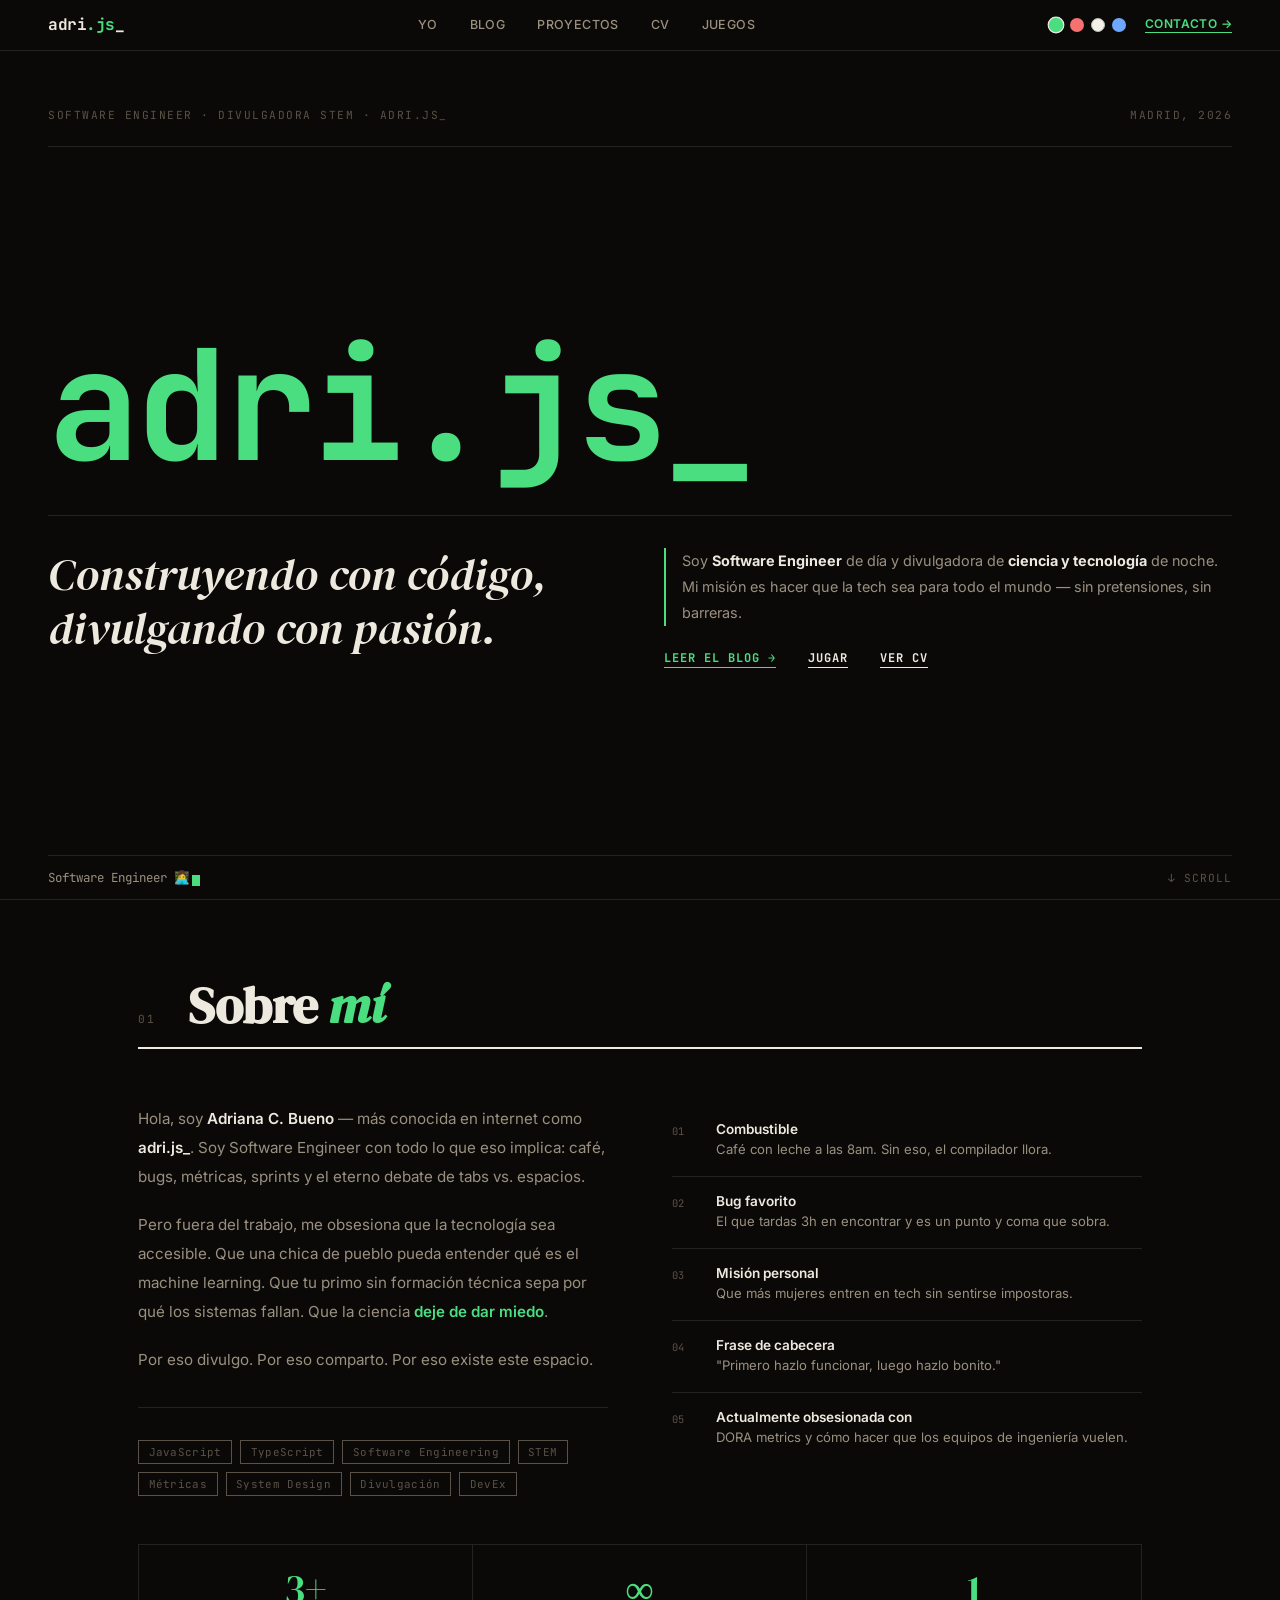
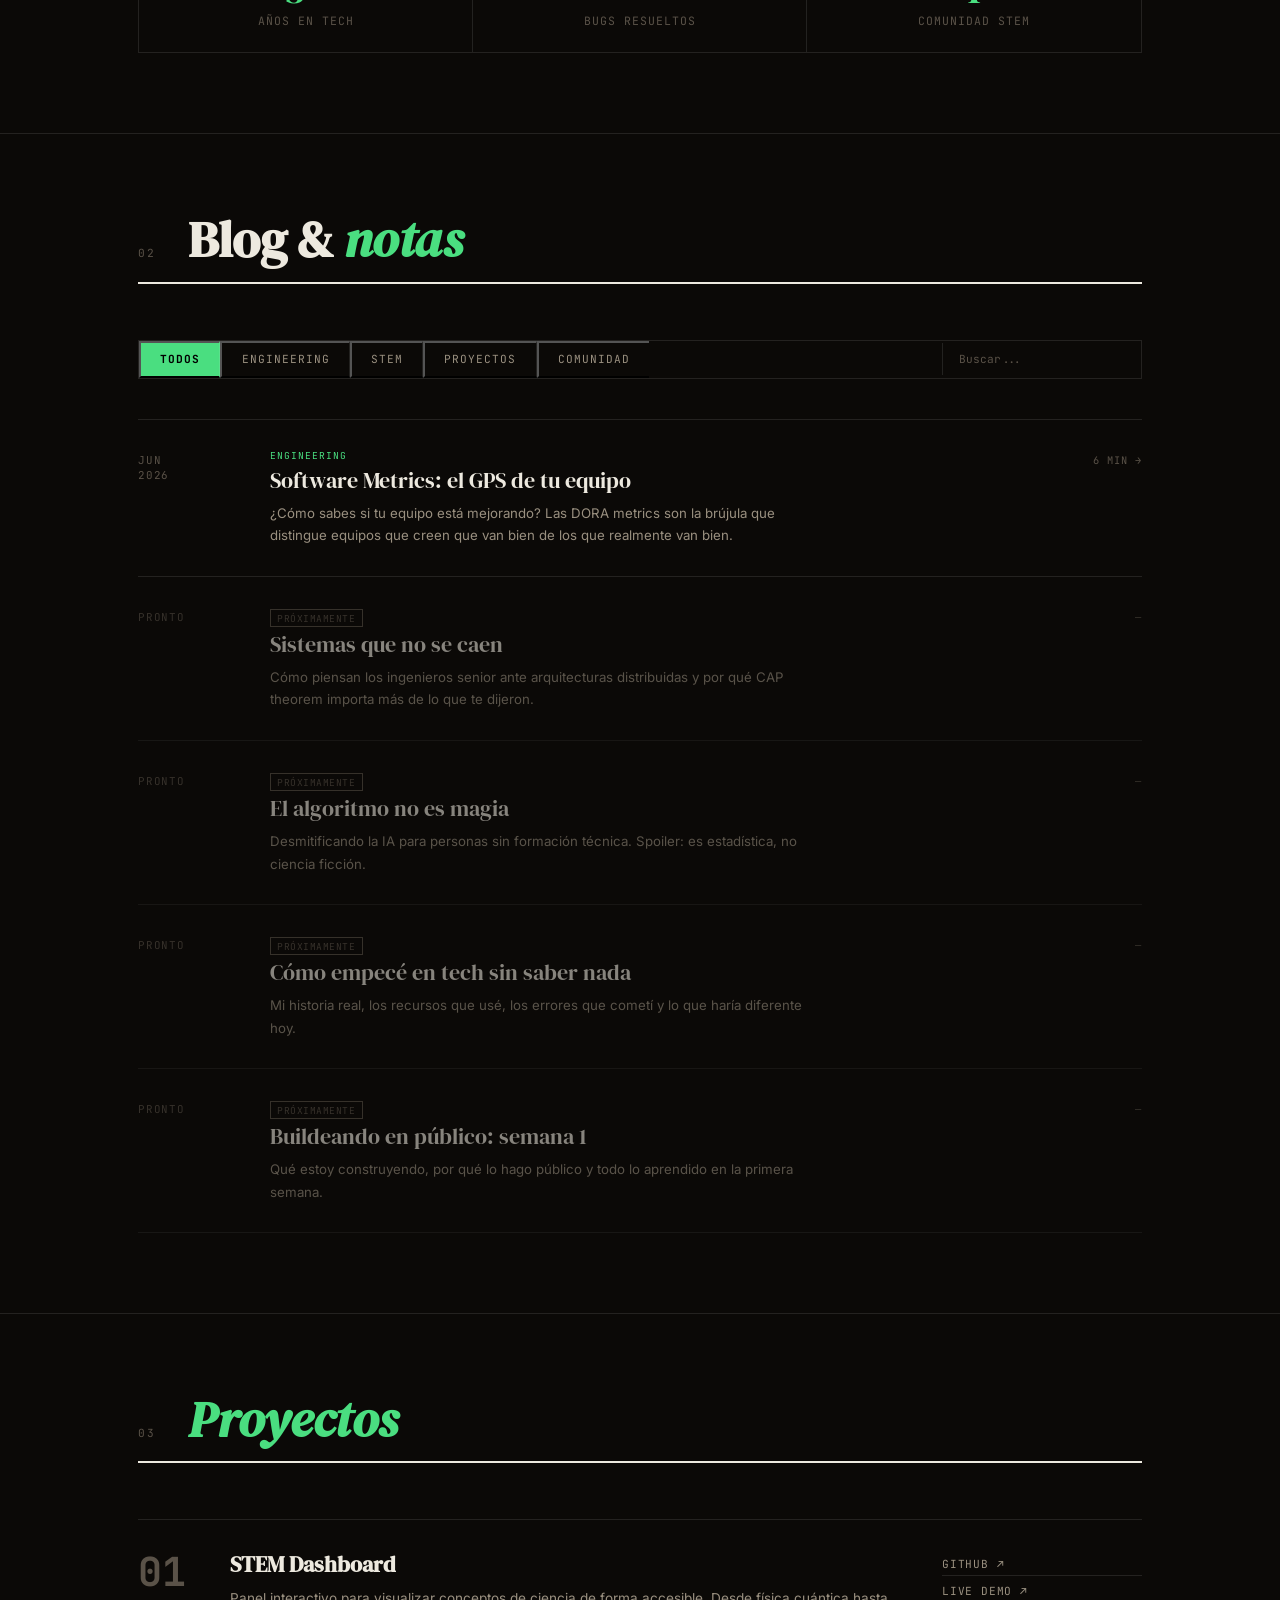
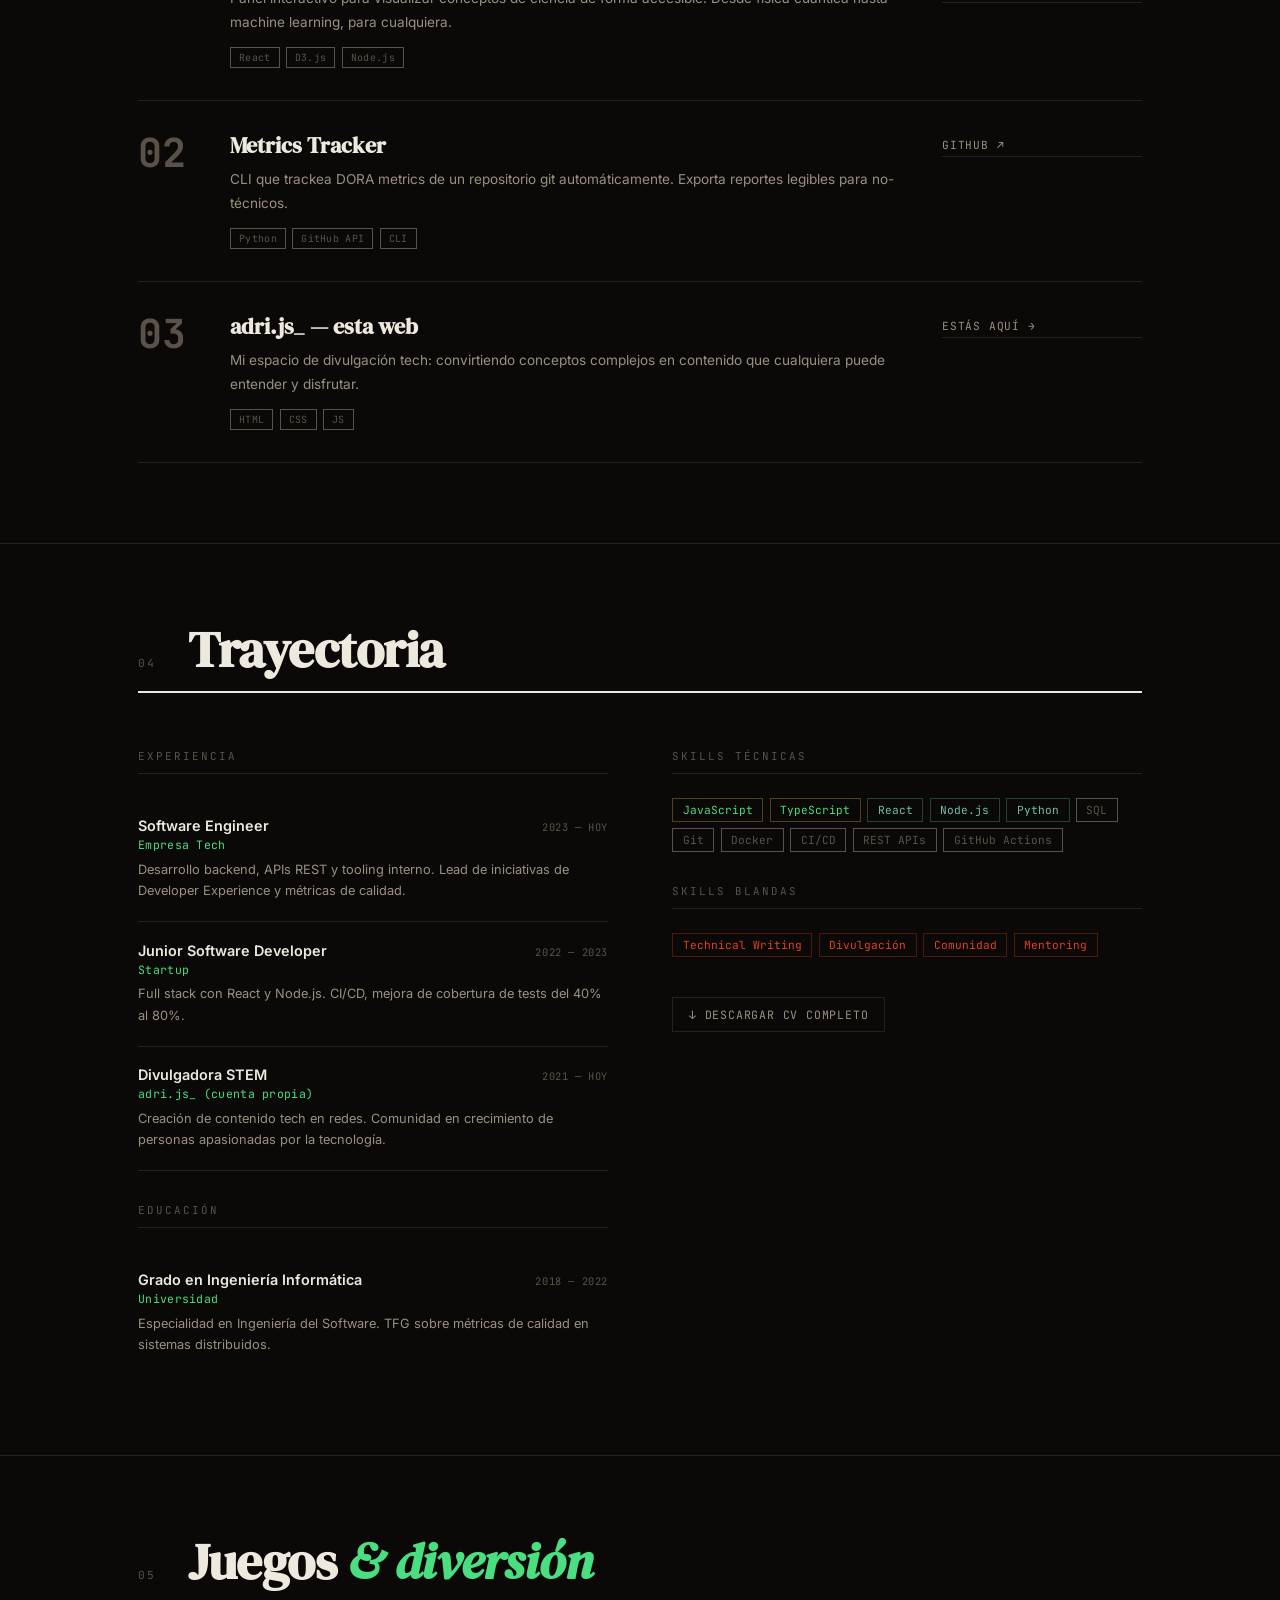
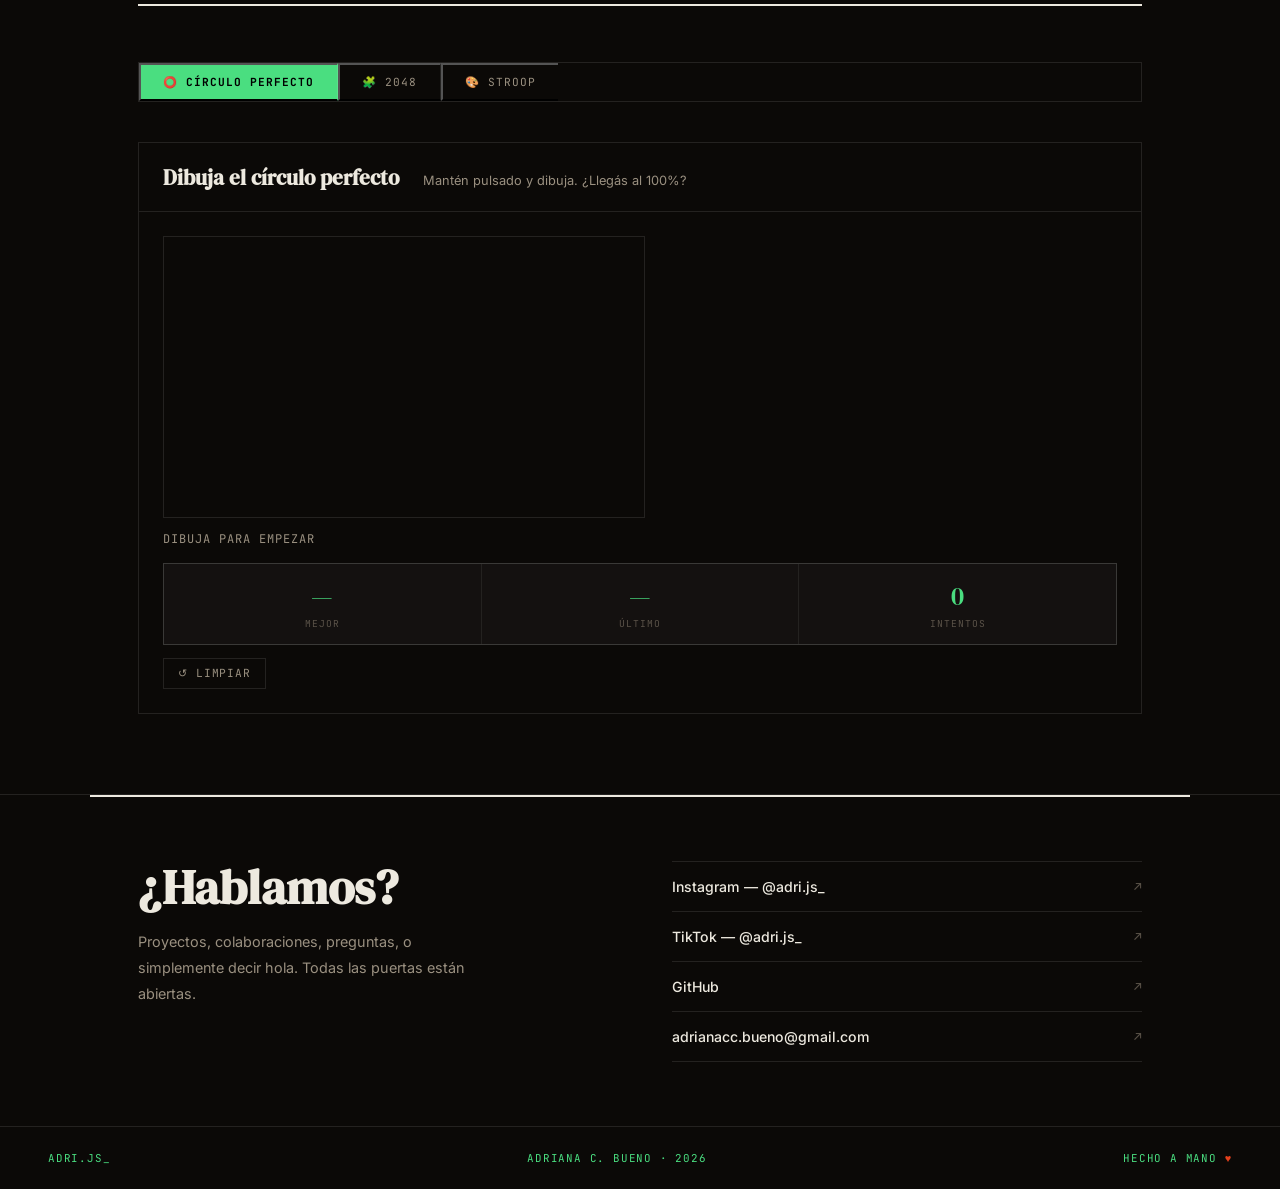
<file: index.html>
<!DOCTYPE html>
<html lang="es">
<head>
<meta charset="UTF-8"/>
<meta name="viewport" content="width=device-width, initial-scale=1.0"/>
<title>adri.js_</title>
<link rel="preconnect" href="https://fonts.googleapis.com"/>
<link href="https://fonts.googleapis.com/css2?family=DM+Serif+Display:ital@0;1&family=Inter:wght@400;500;600&family=JetBrains+Mono:wght@400;500;700&display=swap" rel="stylesheet"/>
<link rel="stylesheet" href="css/style.css"/>
</head>
<body>

<!-- ══ NAV ══ -->
<nav>
  <div class="logo">adri<em>.js</em>_</div>
  <div class="nav-mid">
    <a href="#about">Yo</a>
    <a href="#blog">Blog</a>
    <a href="#projects">Proyectos</a>
    <a href="#cv">CV</a>
    <a href="#games">Juegos</a>
  </div>
  <div class="nav-right">
    <div class="tdots">
      <button class="td on" id="td-dark"  style="background:#4ade80"                           onclick="T('','td-dark')"        title="Verde (default)"></button>
      <button class="td"    id="td-rosso" style="background:#f87171"                           onclick="T('rosso','td-rosso')"  title="Rojo suave"></button>
      <button class="td"    id="td-paper" style="background:#f5f1e8;border:1.5px solid #bbb"   onclick="T('paper','td-paper')"  title="Papel claro"></button>
      <button class="td"    id="td-night" style="background:#6ea8fe"                           onclick="T('night','td-night')"  title="Noche azul"></button>
    </div>
    <a href="#contact" class="nav-cta">Contacto →</a>
  </div>
</nav>

<!-- ══ HERO ══ -->
<section id="hero">
  <div class="hero-top">
    <div class="hero-meta">
      <span>Software Engineer · Divulgadora STEM · adri.js_</span>
      <span>Madrid, 2026</span>
    </div>
    <div class="hero-center">
      <div class="hero-handle">adri.js_</div>
      <div class="hero-desc">
        <div class="hero-tagline">Construyendo con código,<br/><em>divulgando con pasión.</em></div>
        <div class="hero-right">
          <div class="hero-bio">
            Soy <strong>Software Engineer</strong> de día y divulgadora de <strong>ciencia y tecnología</strong> de noche. Mi misión es hacer que la tech sea para todo el mundo — sin pretensiones, sin barreras.
          </div>
          <div class="hero-ctas">
            <a href="#blog" class="hcta accent">Leer el blog →</a>
            <a href="#games" class="hcta">Jugar</a>
            <a href="#cv" class="hcta">Ver CV</a>
          </div>
        </div>
      </div>
    </div>
    <div class="hero-bottom">
      <div id="typed-line"><span id="tt"></span><span class="cur"></span></div>
      <div class="scroll-hint">↓ Scroll</div>
    </div>
  </div>
</section>

<!-- ══ ABOUT ══ -->
<div class="sec" id="about">
  <div class="sec-head rv">
    <span class="sec-num">01</span>
    <h2 class="sec-title">Sobre <em>mí</em></h2>
  </div>
  <div class="about-grid rv">
    <div class="about-body">
      <p>Hola, soy <strong>Adriana C. Bueno</strong> — más conocida en internet como <strong>adri.js_</strong>. Soy Software Engineer con todo lo que eso implica: café, bugs, métricas, sprints y el eterno debate de tabs vs. espacios.</p>
      <p>Pero fuera del trabajo, me obsesiona que la tecnología sea accesible. Que una chica de pueblo pueda entender qué es el machine learning. Que tu primo sin formación técnica sepa por qué los sistemas fallan. Que la ciencia <span class="y">deje de dar miedo</span>.</p>
      <p>Por eso divulgo. Por eso comparto. Por eso existe este espacio.</p>
      <div class="tag-row">
        <span class="tag">JavaScript</span>
        <span class="tag">TypeScript</span>
        <span class="tag">Software Engineering</span>
        <span class="tag">STEM</span>
        <span class="tag">Métricas</span>
        <span class="tag">System Design</span>
        <span class="tag">Divulgación</span>
        <span class="tag">DevEx</span>
      </div>
    </div>
    <div>
      <div class="fact-list">
        <div class="fact">
          <span class="fact-n">01</span>
          <div><div class="fact-t">Combustible</div><div class="fact-d">Café con leche a las 8am. Sin eso, el compilador llora.</div></div>
        </div>
        <div class="fact">
          <span class="fact-n">02</span>
          <div><div class="fact-t">Bug favorito</div><div class="fact-d">El que tardas 3h en encontrar y es un punto y coma que sobra.</div></div>
        </div>
        <div class="fact">
          <span class="fact-n">03</span>
          <div><div class="fact-t">Misión personal</div><div class="fact-d">Que más mujeres entren en tech sin sentirse impostoras.</div></div>
        </div>
        <div class="fact">
          <span class="fact-n">04</span>
          <div><div class="fact-t">Frase de cabecera</div><div class="fact-d">"Primero hazlo funcionar, luego hazlo bonito."</div></div>
        </div>
        <div class="fact">
          <span class="fact-n">05</span>
          <div><div class="fact-t">Actualmente obsesionada con</div><div class="fact-d">DORA metrics y cómo hacer que los equipos de ingeniería vuelen.</div></div>
        </div>
      </div>
    </div>
  </div>
  <div class="stat-strip rv">
    <div class="st"><div class="st-n">3+</div><div class="st-l">años en tech</div></div>
    <div class="st"><div class="st-n">∞</div><div class="st-l">bugs resueltos</div></div>
    <div class="st"><div class="st-n">1</div><div class="st-l">comunidad STEM</div></div>
  </div>
</div>

<div class="full-line"></div>

<!-- ══ BLOG ══ -->
<div class="sec" id="blog">
  <div class="sec-head rv">
    <span class="sec-num">02</span>
    <h2 class="sec-title">Blog & <em>notas</em></h2>
  </div>
  <div class="blog-controls rv">
    <button class="bf on" data-f="all"          onclick="fB(this,'all')">Todos</button>
    <button class="bf"    data-f="engineering"   onclick="fB(this,'engineering')">Engineering</button>
    <button class="bf"    data-f="stem"          onclick="fB(this,'stem')">STEM</button>
    <button class="bf"    data-f="proyectos"     onclick="fB(this,'proyectos')">Proyectos</button>
    <button class="bf"    data-f="comunidad"     onclick="fB(this,'comunidad')">Comunidad</button>
    <input class="bs" type="text" placeholder="Buscar..." oninput="sB(this.value)"/>
  </div>
  <!-- Los posts se renderizan desde data/posts.js -->
  <div class="post-list" id="pl"></div>
</div>

<div class="full-line"></div>

<!-- ══ PROJECTS ══ -->
<div class="sec" id="projects">
  <div class="sec-head rv">
    <span class="sec-num">03</span>
    <h2 class="sec-title"><em>Proyectos</em></h2>
  </div>
  <div class="proj-list">
    <div class="proj rv">
      <div class="proj-n">01</div>
      <div>
        <h3>STEM Dashboard</h3>
        <p>Panel interactivo para visualizar conceptos de ciencia de forma accesible. Desde física cuántica hasta machine learning, para cualquiera.</p>
        <div class="proj-tags"><span class="ptag">React</span><span class="ptag">D3.js</span><span class="ptag">Node.js</span></div>
      </div>
      <div class="proj-links"><a href="#" class="plink">GitHub ↗</a><a href="#" class="plink">Live demo ↗</a></div>
    </div>
    <div class="proj rv">
      <div class="proj-n">02</div>
      <div>
        <h3>Metrics Tracker</h3>
        <p>CLI que trackea DORA metrics de un repositorio git automáticamente. Exporta reportes legibles para no-técnicos.</p>
        <div class="proj-tags"><span class="ptag">Python</span><span class="ptag">GitHub API</span><span class="ptag">CLI</span></div>
      </div>
      <div class="proj-links"><a href="#" class="plink">GitHub ↗</a></div>
    </div>
    <div class="proj rv">
      <div class="proj-n">03</div>
      <div>
        <h3>adri.js_ — esta web</h3>
        <p>Mi espacio de divulgación tech: convirtiendo conceptos complejos en contenido que cualquiera puede entender y disfrutar.</p>
        <div class="proj-tags"><span class="ptag">HTML</span><span class="ptag">CSS</span><span class="ptag">JS</span></div>
      </div>
      <div class="proj-links"><a href="#" class="plink">Estás aquí →</a></div>
    </div>
  </div>
</div>

<div class="full-line"></div>

<!-- ══ CV ══ -->
<div class="sec" id="cv">
  <div class="sec-head rv">
    <span class="sec-num">04</span>
    <h2 class="sec-title">Trayectoria</h2>
  </div>
  <div class="cv-cols rv">
    <div>
      <div class="cv-col-h">Experiencia</div>
      <div class="xp">
        <div class="xp-top"><span class="xp-role">Software Engineer</span><span class="xp-date">2023 — hoy</span></div>
        <div class="xp-co">Empresa Tech</div>
        <div class="xp-desc">Desarrollo backend, APIs REST y tooling interno. Lead de iniciativas de Developer Experience y métricas de calidad.</div>
      </div>
      <div class="xp">
        <div class="xp-top"><span class="xp-role">Junior Software Developer</span><span class="xp-date">2022 — 2023</span></div>
        <div class="xp-co">Startup</div>
        <div class="xp-desc">Full stack con React y Node.js. CI/CD, mejora de cobertura de tests del 40% al 80%.</div>
      </div>
      <div class="xp">
        <div class="xp-top"><span class="xp-role">Divulgadora STEM</span><span class="xp-date">2021 — hoy</span></div>
        <div class="xp-co">adri.js_ (cuenta propia)</div>
        <div class="xp-desc">Creación de contenido tech en redes. Comunidad en crecimiento de personas apasionadas por la tecnología.</div>
      </div>
      <div class="cv-col-h" style="margin-top:2rem">Educación</div>
      <div class="xp">
        <div class="xp-top"><span class="xp-role">Grado en Ingeniería Informática</span><span class="xp-date">2018 — 2022</span></div>
        <div class="xp-co">Universidad</div>
        <div class="xp-desc">Especialidad en Ingeniería del Software. TFG sobre métricas de calidad en sistemas distribuidos.</div>
      </div>
    </div>
    <div>
      <div class="cv-col-h">Skills técnicas</div>
      <div class="sk-grid" style="margin-bottom:2rem">
        <span class="sk y">JavaScript</span><span class="sk y">TypeScript</span>
        <span class="sk c">React</span><span class="sk c">Node.js</span>
        <span class="sk c">Python</span><span class="sk">SQL</span>
        <span class="sk">Git</span><span class="sk">Docker</span><span class="sk">CI/CD</span>
        <span class="sk">REST APIs</span><span class="sk">GitHub Actions</span>
      </div>
      <div class="cv-col-h">Skills blandas</div>
      <div class="sk-grid">
        <span class="sk r">Technical Writing</span>
        <span class="sk r">Divulgación</span>
        <span class="sk r">Comunidad</span>
        <span class="sk r">Mentoring</span>
      </div>
      <a href="#" class="cv-dl" style="margin-top:2.5rem">↓ Descargar CV completo</a>
    </div>
  </div>
</div>

<div class="full-line"></div>

<!-- ══ GAMES ══ -->
<div class="sec" id="games">
  <div class="sec-head rv">
    <span class="sec-num">05</span>
    <h2 class="sec-title">Juegos <em>&amp; diversión</em></h2>
  </div>
  <div class="game-tabs rv">
    <button class="gt on" onclick="gSwitch(this,'circle')">⭕ Círculo perfecto</button>
    <button class="gt"    onclick="gSwitch(this,'g2048')">🧩 2048</button>
    <button class="gt"    onclick="gSwitch(this,'stroop')">🎨 Stroop</button>
  </div>

  <!-- Circle -->
  <div class="gp on" id="panel-circle">
    <div class="game-frame">
      <div class="game-header">
        <h3>Dibuja el círculo perfecto</h3>
        <p>Mantén pulsado y dibuja. ¿Llegás al 100%?</p>
      </div>
      <div class="game-body">
        <canvas id="cc" width="480" height="280"></canvas>
        <div id="cr-result"></div>
        <div id="cr-msg">Dibuja para empezar</div>
        <div class="cr-stats">
          <div class="cs"><div class="v" id="cr-best">—</div><div class="l">Mejor</div></div>
          <div class="cs"><div class="v" id="cr-last">—</div><div class="l">Último</div></div>
          <div class="cs"><div class="v" id="cr-tries">0</div><div class="l">Intentos</div></div>
        </div>
        <button class="xbtn" style="margin-top:.8rem" onclick="clearCircle()">↺ Limpiar</button>
      </div>
    </div>
  </div>

  <!-- 2048 -->
  <div class="gp" id="panel-g2048">
    <div class="game-frame">
      <div class="game-header">
        <h3>2048</h3>
        <p>Combina fichas para llegar a 2048. Flechas o swipe.</p>
      </div>
      <div class="game-body">
        <div class="g20-head">
          <div style="display:flex;gap:.5rem">
            <div class="sc-box"><div class="sv" id="s20">0</div><div class="sl">Puntos</div></div>
            <div class="sc-box"><div class="sv" id="b20s">0</div><div class="sl">Mejor</div></div>
          </div>
          <button class="xbtn" onclick="init20()">↺ Nueva partida</button>
        </div>
        <div id="b20"></div>
        <div id="g20msg"></div>
        <div class="g20hint">← → ↑ ↓  /  swipe en móvil</div>
      </div>
    </div>
  </div>

  <!-- Stroop -->
  <div class="gp" id="panel-stroop">
    <div class="game-frame">
      <div class="game-header">
        <h3>El Efecto Stroop</h3>
        <p>Haz clic en el color de la <em>tinta</em>, no de la palabra. 30 segundos.</p>
      </div>
      <div class="game-body">
        <div id="s-start" class="s-start">
          <p>Verás una palabra de color escrita en otro color.<br/><strong>Tu misión:</strong> identificar el color de la tinta, no lo que dice la palabra.</p>
          <p>Es más difícil de lo que parece. Tu cerebro quiere leer, no ver.</p>
          <button class="xbtn filled" onclick="startStroop()">▶ Empezar</button>
        </div>
        <div id="s-game" style="display:none">
          <div id="stroop-wrap">
            <div class="stimer-track"><div class="stimer-bar" id="sbar"></div></div>
            <div id="sword"></div>
            <div id="sprompt">¿De qué color es la tinta?</div>
            <div class="sopts" id="sopts"></div>
            <div id="sscore"></div>
          </div>
        </div>
        <div id="s-final" class="s-final" style="display:none">
          <span class="sfnum" id="sfnum"></span>
          <p id="sfmsg"></p>
          <button class="xbtn filled" onclick="startStroop()">↺ Jugar de nuevo</button>
        </div>
      </div>
    </div>
  </div>
</div>

<div class="full-line"></div>

<!-- ══ CONTACT ══ -->
<div id="contact">
  <div class="contact-grid">
    <div class="contact-left">
      <h2>¿Hablamos?</h2>
      <p>Proyectos, colaboraciones, preguntas, o simplemente decir hola. Todas las puertas están abiertas.</p>
    </div>
    <div class="soc-list">
      <a href="https://instagram.com/adri.js_" target="_blank" class="soc">
        <span>Instagram — @adri.js_</span><span class="soc-arr">↗</span>
      </a>
      <a href="https://tiktok.com/@adri.js_" target="_blank" class="soc">
        <span>TikTok — @adri.js_</span><span class="soc-arr">↗</span>
      </a>
      <a href="https://github.com/" target="_blank" class="soc">
        <span>GitHub</span><span class="soc-arr">↗</span>
      </a>
      <a href="mailto:adrianacc.bueno@gmail.com" class="soc">
        <span>adrianacc.bueno@gmail.com</span><span class="soc-arr">↗</span>
      </a>
    </div>
  </div>
</div>

<footer>
  <span>adri.js_</span>
  <span>Adriana C. Bueno · 2026</span>
  <span>Hecho a mano <span style="color:var(--red)">♥</span></span>
</footer>

<!-- Scripts: primero los datos, luego la lógica -->
<script src="data/posts.js"></script>
<script src="js/main.js"></script>
</body>
</html>
</file>
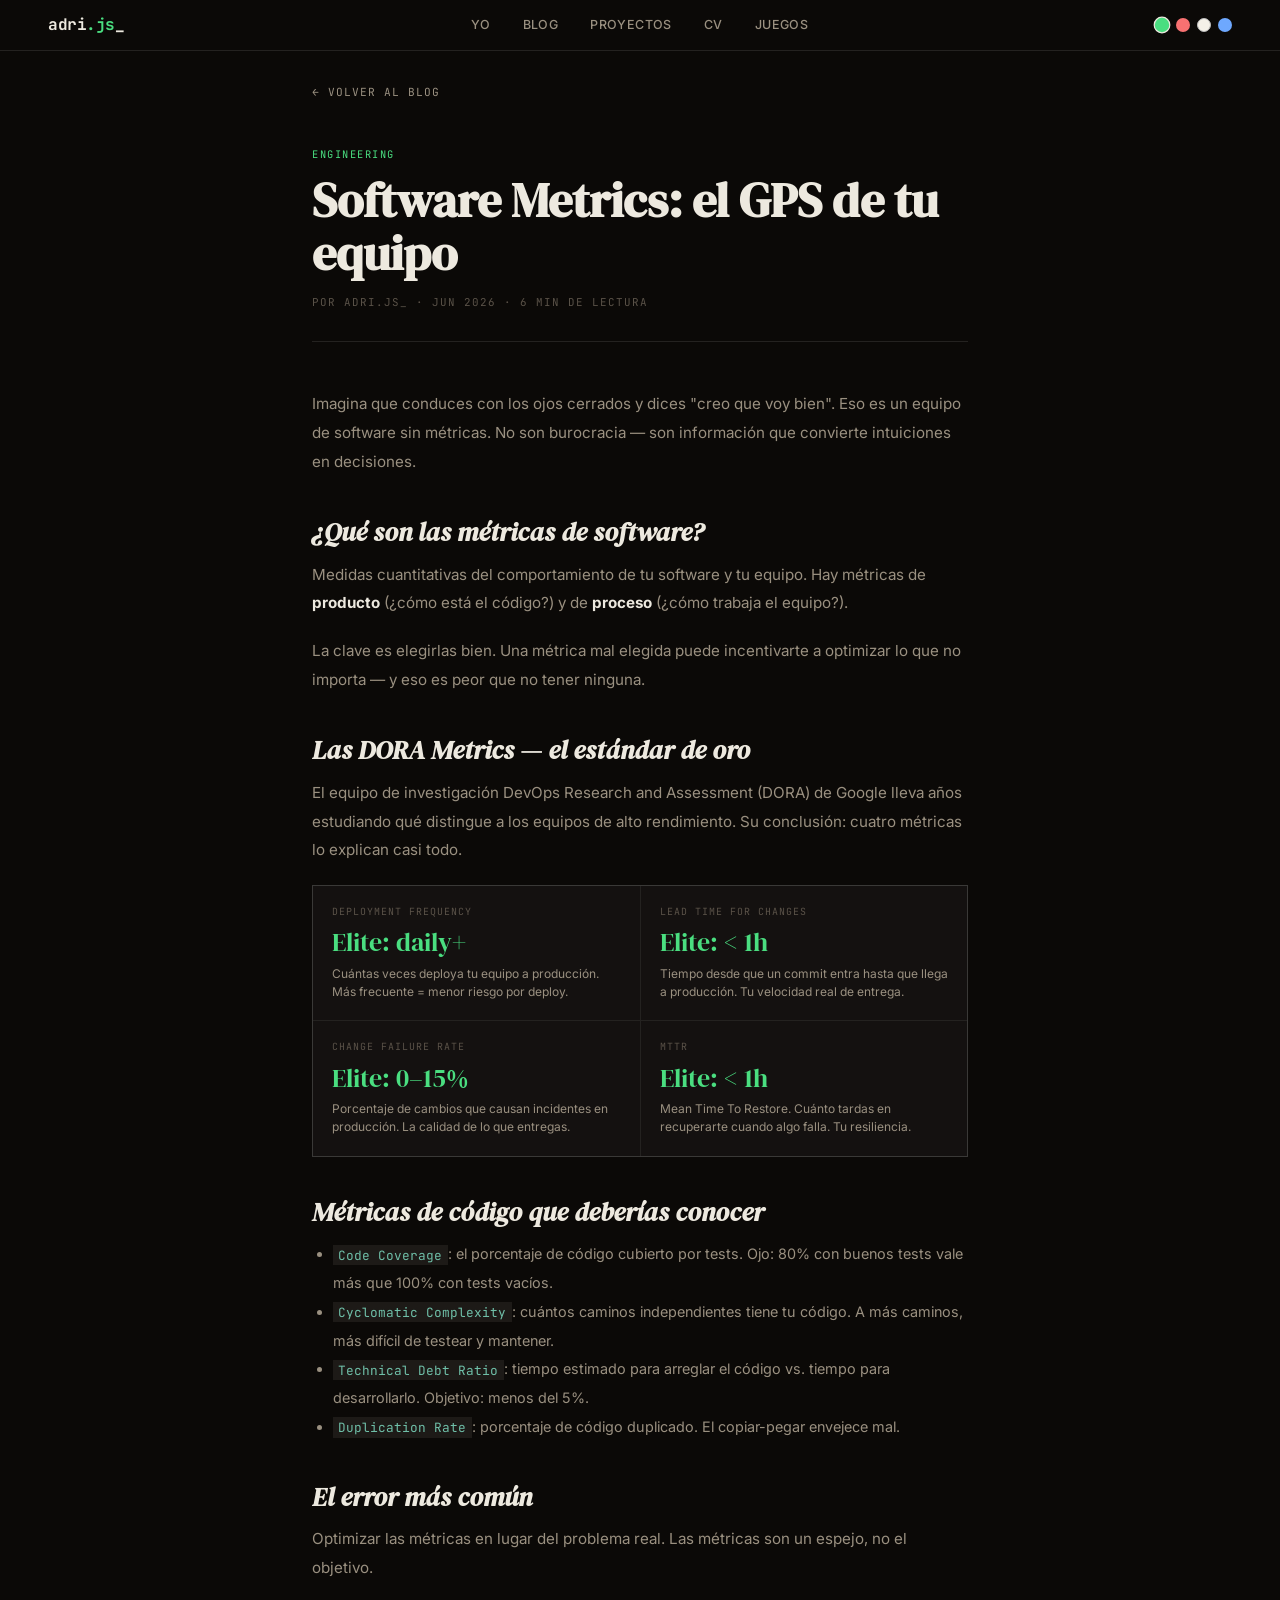
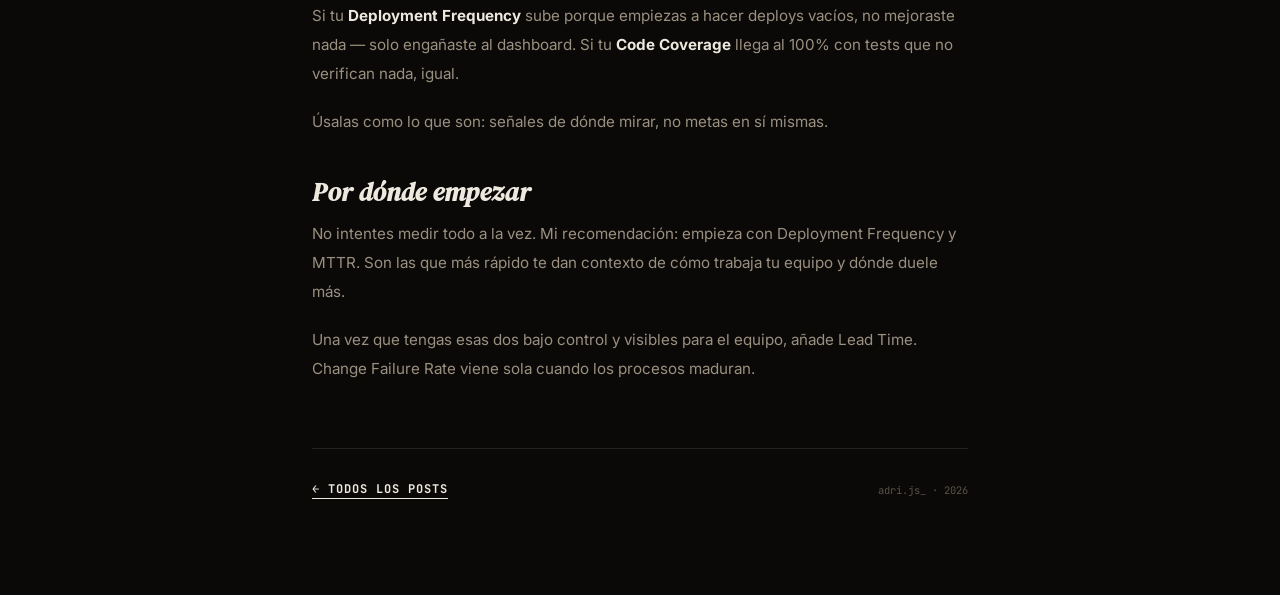
<file: blog/posts/metrics.html>
<!DOCTYPE html>
<html lang="es">
<head>
<meta charset="UTF-8"/>
<meta name="viewport" content="width=device-width, initial-scale=1.0"/>
<title>Software Metrics: el GPS de tu equipo — adri.js_</title>
<link rel="preconnect" href="https://fonts.googleapis.com"/>
<link href="https://fonts.googleapis.com/css2?family=DM+Serif+Display:ital@0;1&family=Inter:wght@400;500;600&family=JetBrains+Mono:wght@400;500;700&display=swap" rel="stylesheet"/>
<link rel="stylesheet" href="../../css/style.css"/>
<style>
  /* ── Estilos específicos de la página de post ── */
  .post-page {
    max-width: 720px;
    margin: 0 auto;
    padding: 5rem 2rem 6rem;
  }
  .post-back {
    font-family: var(--mono);
    font-size: .7rem;
    text-transform: uppercase;
    letter-spacing: 1px;
    color: var(--dim);
    display: inline-flex;
    align-items: center;
    gap: .4rem;
    margin-bottom: 3rem;
    transition: color .15s;
  }
  .post-back:hover { color: var(--acc); }
  .post-header {
    border-bottom: 1px solid var(--line);
    padding-bottom: 2rem;
    margin-bottom: 3rem;
  }
  .post-header .post-cat {
    font-family: var(--mono);
    font-size: .65rem;
    text-transform: uppercase;
    letter-spacing: 1.5px;
    color: var(--acc);
    margin-bottom: .8rem;
  }
  .post-header h1 {
    font-family: var(--serif);
    font-size: clamp(2rem, 5vw, 3rem);
    line-height: 1.1;
    margin-bottom: 1rem;
  }
  .post-header .meta {
    font-family: var(--mono);
    font-size: .68rem;
    color: var(--lo);
    text-transform: uppercase;
    letter-spacing: 1px;
  }
  .post-body p {
    font-size: .95rem;
    line-height: 1.9;
    color: var(--dim);
    margin-bottom: 1.2rem;
  }
  .post-body h2 {
    font-family: var(--serif);
    font-size: 1.6rem;
    line-height: 1.2;
    font-style: italic;
    margin: 2.5rem 0 .8rem;
  }
  .post-body h3 {
    font-family: var(--serif);
    font-size: 1.2rem;
    margin: 1.8rem 0 .6rem;
    font-style: italic;
  }
  .post-body ul, .post-body ol {
    padding-left: 1.3rem;
    color: var(--dim);
    line-height: 2;
    font-size: .9rem;
    margin-bottom: 1rem;
  }
  .post-body code {
    font-family: var(--mono);
    font-size: .8rem;
    color: var(--code);
    background: var(--bg3);
    padding: .1rem .35rem;
  }
  .post-body strong { color: var(--text); }
  .post-footer {
    margin-top: 4rem;
    padding-top: 2rem;
    border-top: 1px solid var(--line);
    display: flex;
    justify-content: space-between;
    align-items: center;
    flex-wrap: wrap;
    gap: 1rem;
  }
</style>
</head>
<body>

<nav>
  <a href="../../index.html" class="logo">adri<em>.js</em>_</a>
  <div class="nav-mid">
    <a href="../../index.html#about">Yo</a>
    <a href="../../index.html#blog">Blog</a>
    <a href="../../index.html#projects">Proyectos</a>
    <a href="../../index.html#cv">CV</a>
    <a href="../../index.html#games">Juegos</a>
  </div>
  <div class="nav-right">
    <div class="tdots">
      <button class="td on" id="td-dark"  style="background:#4ade80"                           onclick="T('','td-dark')"        title="Verde (default)"></button>
      <button class="td"    id="td-rosso" style="background:#f87171"                           onclick="T('rosso','td-rosso')"  title="Rojo suave"></button>
      <button class="td"    id="td-paper" style="background:#f5f1e8;border:1.5px solid #bbb"   onclick="T('paper','td-paper')"  title="Papel claro"></button>
      <button class="td"    id="td-night" style="background:#6ea8fe"                           onclick="T('night','td-night')"  title="Noche azul"></button>
    </div>
  </div>
</nav>

<main class="post-page">
  <a href="../../index.html#blog" class="post-back">← Volver al blog</a>

  <header class="post-header">
    <div class="post-cat">Engineering</div>
    <h1>Software Metrics: el GPS de tu equipo</h1>
    <div class="meta">Por adri.js_ · Jun 2026 · 6 min de lectura</div>
  </header>

  <div class="post-body">
    <p>Imagina que conduces con los ojos cerrados y dices "creo que voy bien". Eso es un equipo de software sin métricas. No son burocracia — son información que convierte intuiciones en decisiones.</p>

    <h2>¿Qué son las métricas de software?</h2>
    <p>Medidas cuantitativas del comportamiento de tu software y tu equipo. Hay métricas de <strong>producto</strong> (¿cómo está el código?) y de <strong>proceso</strong> (¿cómo trabaja el equipo?).</p>
    <p>La clave es elegirlas bien. Una métrica mal elegida puede incentivarte a optimizar lo que no importa — y eso es peor que no tener ninguna.</p>

    <h2>Las DORA Metrics — el estándar de oro</h2>
    <p>El equipo de investigación DevOps Research and Assessment (DORA) de Google lleva años estudiando qué distingue a los equipos de alto rendimiento. Su conclusión: cuatro métricas lo explican casi todo.</p>

    <div class="mp-grid">
      <div class="mp">
        <div class="mn">Deployment Frequency</div>
        <div class="mv">Elite: daily+</div>
        <div class="md">Cuántas veces deploya tu equipo a producción. Más frecuente = menor riesgo por deploy.</div>
      </div>
      <div class="mp">
        <div class="mn">Lead Time for Changes</div>
        <div class="mv">Elite: &lt; 1h</div>
        <div class="md">Tiempo desde que un commit entra hasta que llega a producción. Tu velocidad real de entrega.</div>
      </div>
      <div class="mp">
        <div class="mn">Change Failure Rate</div>
        <div class="mv">Elite: 0–15%</div>
        <div class="md">Porcentaje de cambios que causan incidentes en producción. La calidad de lo que entregas.</div>
      </div>
      <div class="mp">
        <div class="mn">MTTR</div>
        <div class="mv">Elite: &lt; 1h</div>
        <div class="md">Mean Time To Restore. Cuánto tardas en recuperarte cuando algo falla. Tu resiliencia.</div>
      </div>
    </div>

    <h2>Métricas de código que deberías conocer</h2>
    <ul>
      <li><code>Code Coverage</code>: el porcentaje de código cubierto por tests. Ojo: 80% con buenos tests vale más que 100% con tests vacíos.</li>
      <li><code>Cyclomatic Complexity</code>: cuántos caminos independientes tiene tu código. A más caminos, más difícil de testear y mantener.</li>
      <li><code>Technical Debt Ratio</code>: tiempo estimado para arreglar el código vs. tiempo para desarrollarlo. Objetivo: menos del 5%.</li>
      <li><code>Duplication Rate</code>: porcentaje de código duplicado. El copiar-pegar envejece mal.</li>
    </ul>

    <h2>El error más común</h2>
    <p>Optimizar las métricas en lugar del problema real. Las métricas son un espejo, no el objetivo.</p>
    <p>Si tu <strong>Deployment Frequency</strong> sube porque empiezas a hacer deploys vacíos, no mejoraste nada — solo engañaste al dashboard. Si tu <strong>Code Coverage</strong> llega al 100% con tests que no verifican nada, igual.</p>
    <p>Úsalas como lo que son: señales de dónde mirar, no metas en sí mismas.</p>

    <h2>Por dónde empezar</h2>
    <p>No intentes medir todo a la vez. Mi recomendación: empieza con Deployment Frequency y MTTR. Son las que más rápido te dan contexto de cómo trabaja tu equipo y dónde duele más.</p>
    <p>Una vez que tengas esas dos bajo control y visibles para el equipo, añade Lead Time. Change Failure Rate viene sola cuando los procesos maduran.</p>
  </div>

  <div class="post-footer">
    <a href="../../index.html#blog" class="hcta">← Todos los posts</a>
    <span style="font-family:var(--mono);font-size:.65rem;color:var(--lo)">adri.js_ · 2026</span>
  </div>
</main>

<script>
/* Theme — necesario para que el switcher funcione también en los posts */
function T(cls,id){
  document.body.className=cls;
  document.querySelectorAll('.td').forEach(d=>d.classList.remove('on'));
  document.getElementById(id).classList.add('on');
  localStorage.setItem('adri-t',cls+'|'+id);
}
(()=>{
  const s=localStorage.getItem('adri-t');
  if(!s)return;
  const[cls,id]=s.split('|');
  document.body.className=cls;
  document.querySelectorAll('.td').forEach(d=>d.classList.remove('on'));
  document.getElementById(id)?.classList.add('on');
})();
</script>
</body>
</html>
</file>
<file: css/style.css>
/* ═══════════════════════════════════
   TOKENS — warm editorial dark (default)
═══════════════════════════════════ */
:root{
  --bg:    #0b0907;
  --bg2:   #141110;
  --bg3:   #1d1a17;
  --bg4:   #272320;
  --line:  rgba(255,255,255,.10);
  --text:  #ede9df;
  --dim:   #9a9080;
  --lo:    #5a5248;
  --acc:   #4ade80;   /* green suave — main accent */
  --red:   #e5401c;   /* red — secondary */
  --code:  #6fbfa8;   /* teal — only for code */
  --serif: 'DM Serif Display', Georgia, serif;
  --sans:  'Inter', sans-serif;
  --mono:  'JetBrains Mono', monospace;
}
body.paper{
  --bg:#f5f1e8; --bg2:#ede8dd; --bg3:#e4ddd1; --bg4:#d9d1c4;
  --line:rgba(0,0,0,.12); --text:#1a1510; --dim:#7a6e5e; --lo:#b0a090;
}
body.night{
  --bg:#06090f; --bg2:#0e1218; --bg3:#151c24; --bg4:#1d2530;
  --line:rgba(255,255,255,.09); --text:#dde5f0; --dim:#7a8898; --lo:#3d4f60;
  --acc:#6ea8fe; --red:#ff7b7b;
}
body.rosso{
  --acc:#f87171;   /* rojo suave */
  --red:#fca5a5;
}

*,*::before,*::after{box-sizing:border-box;margin:0;padding:0}
html{scroll-behavior:smooth}
body{background:var(--bg);color:var(--text);font-family:var(--sans);overflow-x:hidden;transition:background .3s,color .3s}
::selection{background:var(--acc);color:#000}
a{color:inherit;text-decoration:none}

/* ═══════════════════════════════════
   NAV — masthead style
═══════════════════════════════════ */
nav{
  position:fixed;top:0;left:0;right:0;z-index:100;
  display:grid;grid-template-columns:auto 1fr auto;align-items:center;
  gap:2rem;
  padding:.9rem 3rem;
  background:var(--bg);
  border-bottom:1px solid var(--line);
  transition:background .3s;
}
.logo{font-family:var(--mono);font-size:1rem;font-weight:700;letter-spacing:-.5px;white-space:nowrap}
.logo em{color:var(--acc);font-style:normal}
.nav-mid{display:flex;gap:2rem;justify-content:center}
.nav-mid a{font-size:.78rem;font-weight:500;color:var(--dim);letter-spacing:.4px;text-transform:uppercase;transition:color .15s}
.nav-mid a:hover{color:var(--text)}
.nav-right{display:flex;align-items:center;gap:1.2rem}
/* theme dots */
.tdots{display:flex;gap:7px;align-items:center}
.td{width:14px;height:14px;border-radius:50%;border:1.5px solid transparent;cursor:pointer;transition:transform .15s,border-color .15s;padding:0;outline:none;flex-shrink:0}
.td:hover{transform:scale(1.3)}
.td.on{border-color:var(--text);transform:scale(1.2)}
/* nav CTA */
.nav-cta{font-size:.75rem;font-weight:600;letter-spacing:.4px;text-transform:uppercase;color:var(--acc);border-bottom:1px solid var(--acc);padding-bottom:1px;transition:opacity .15s}
.nav-cta:hover{opacity:.7}

/* ═══════════════════════════════════
   HERO — pure typography, editorial
═══════════════════════════════════ */
#hero{
  min-height:100vh;
  display:grid;
  grid-template-rows:1fr auto;
  padding:0 3rem;
  border-bottom:1px solid var(--line);
  padding-top:60px;
}
.hero-top{
  display:grid;
  grid-template-rows:auto 1fr auto;
  gap:0;
  padding:3rem 0 0;
}
.hero-meta{
  display:flex;justify-content:space-between;align-items:baseline;
  font-family:var(--mono);font-size:.7rem;color:var(--lo);
  text-transform:uppercase;letter-spacing:1.5px;
  padding-bottom:1.5rem;
  border-bottom:1px solid var(--line);
}
.hero-center{
  display:flex;flex-direction:column;justify-content:center;
  padding:3rem 0;
}
.hero-handle{
  font-family:var(--mono);
  font-size:clamp(4rem,12vw,11rem);
  font-weight:700;
  line-height:.92;
  letter-spacing:-4px;
  color:var(--acc);
  margin-bottom:2.5rem;
}
.hero-desc{
  display:grid;grid-template-columns:1fr 1fr;
  gap:3rem;
  border-top:1px solid var(--line);
  padding-top:2rem;
}
.hero-tagline{
  font-family:var(--serif);
  font-size:clamp(1.6rem,3.5vw,2.8rem);
  line-height:1.2;
  font-style:italic;
  color:var(--text);
}
.hero-right{
  display:flex;flex-direction:column;justify-content:space-between;
  gap:1.5rem;
}
.hero-bio{
  font-size:.9rem;color:var(--dim);line-height:1.8;
  border-left:2px solid var(--acc);padding-left:1rem;
}
.hero-bio strong{color:var(--text)}
.hero-ctas{display:flex;gap:2rem;align-items:center}
.hcta{
  font-family:var(--mono);font-size:.75rem;font-weight:700;
  text-transform:uppercase;letter-spacing:1px;
  color:var(--text);
  border-bottom:1px solid var(--text);
  padding-bottom:1px;
  transition:color .15s,border-color .15s;
}
.hcta:hover{color:var(--acc);border-color:var(--acc)}
.hcta.accent{color:var(--acc);border-color:var(--acc)}
.hcta.accent:hover{opacity:.75}
/* typed line */
.hero-bottom{
  border-top:1px solid var(--line);
  padding:.8rem 0;
  display:flex;align-items:center;justify-content:space-between;
}
#typed-line{font-family:var(--mono);font-size:.78rem;color:var(--dim)}
.cur{display:inline-block;width:8px;height:.9em;background:var(--acc);margin-left:2px;vertical-align:text-bottom;animation:bl .8s step-end infinite}
@keyframes bl{50%{opacity:0}}
.scroll-hint{font-family:var(--mono);font-size:.7rem;color:var(--lo);letter-spacing:1px;text-transform:uppercase;display:flex;align-items:center;gap:.5rem}

/* ═══════════════════════════════════
   SECTION WRAPPERS
═══════════════════════════════════ */
.sec{max-width:1100px;margin:0 auto;padding:5rem 3rem}
.sec-head{
  display:flex;align-items:baseline;gap:2rem;
  border-bottom:2px solid var(--text);
  padding-bottom:1rem;
  margin-bottom:3.5rem;
}
.sec-num{font-family:var(--mono);font-size:.7rem;color:var(--lo);text-transform:uppercase;letter-spacing:2px}
.sec-title{font-family:var(--serif);font-size:clamp(2rem,4vw,3.5rem);line-height:1;letter-spacing:-.5px}
.sec-title em{color:var(--acc);font-style:italic}
.full-line{width:100%;height:1px;background:var(--line)}

/* reveal */
.rv{opacity:0;transform:translateY(20px);transition:opacity .5s ease,transform .5s ease}
.rv.v{opacity:1;transform:none}

/* ═══════════════════════════════════
   ABOUT — editorial two-col
═══════════════════════════════════ */
.about-grid{display:grid;grid-template-columns:1fr 1fr;gap:4rem}
.about-body p{font-size:.95rem;line-height:1.9;color:var(--dim);margin-bottom:1.2rem}
.about-body p strong{color:var(--text);font-weight:600}
.about-body p .y{color:var(--acc);font-weight:600}
/* "index card" style facts */
.fact{
  display:grid;grid-template-columns:28px 1fr;gap:1rem;
  padding:1rem 0;border-bottom:1px solid var(--line);
  align-items:start;
}
.fact:last-child{border-bottom:none}
.fact-n{font-family:var(--mono);font-size:.65rem;color:var(--lo);padding-top:.2rem}
.fact-t{font-weight:600;font-size:.85rem;margin-bottom:.2rem}
.fact-d{font-size:.82rem;color:var(--dim);line-height:1.5}
/* tag row */
.tag-row{display:flex;flex-wrap:wrap;gap:.5rem;margin-top:2rem;padding-top:2rem;border-top:1px solid var(--line)}
.tag{font-family:var(--mono);font-size:.68rem;padding:.25rem .6rem;border:1px solid var(--lo);color:var(--lo);transition:all .2s;cursor:default;letter-spacing:.3px}
.tag:hover{border-color:var(--acc);color:var(--acc)}
/* stat strip */
.stat-strip{
  display:grid;grid-template-columns:repeat(3,1fr);
  border:1px solid var(--line);
  margin-top:3rem;
}
.st{
  padding:1.5rem 1.2rem;border-right:1px solid var(--line);
  text-align:center;
}
.st:last-child{border-right:none}
.st-n{font-family:var(--serif);font-size:2.5rem;line-height:1;color:var(--acc);margin-bottom:.3rem}
.st-l{font-size:.72rem;font-family:var(--mono);color:var(--lo);text-transform:uppercase;letter-spacing:1px}

/* ═══════════════════════════════════
   BLOG — editorial post list
═══════════════════════════════════ */
.blog-controls{
  display:flex;align-items:center;gap:0;
  border:1px solid var(--line);
  margin-bottom:2.5rem;
  overflow:hidden;
}
.bf{
  font-family:var(--mono);font-size:.7rem;text-transform:uppercase;letter-spacing:1px;
  padding:.6rem 1.2rem;border-right:1px solid var(--line);
  color:var(--dim);background:transparent;cursor:pointer;transition:all .15s;
  white-space:nowrap;
}
.bf:last-of-type{border-right:none}
.bf:hover{background:var(--bg3);color:var(--text)}
.bf.on{background:var(--acc);color:#000;font-weight:700}
.bs{
  margin-left:auto;background:transparent;border:none;border-left:1px solid var(--line);
  padding:.55rem 1rem;font-family:var(--mono);font-size:.7rem;color:var(--text);outline:none;
  min-width:160px;transition:background .15s;
}
.bs:focus{background:var(--bg3)}
.bs::placeholder{color:var(--lo)}
/* post rows */
.post{
  display:grid;
  grid-template-columns:100px 1fr auto;
  gap:2rem;
  padding:1.8rem 0;
  border-bottom:1px solid var(--line);
  align-items:start;
  cursor:pointer;
  transition:background .15s;
}
.post:first-child{border-top:1px solid var(--line)}
.post:hover{background:var(--bg2);margin:0 -1.5rem;padding:1.8rem 1.5rem}
.post.hid{display:none}
.post-date{font-family:var(--mono);font-size:.68rem;color:var(--lo);text-transform:uppercase;letter-spacing:.8px;line-height:1.4;padding-top:.25rem}
.post-cat{font-family:var(--mono);font-size:.6rem;text-transform:uppercase;letter-spacing:1px;color:var(--acc);margin-bottom:.4rem}
.post-title{font-family:var(--serif);font-size:1.35rem;line-height:1.2;margin-bottom:.5rem}
.post-exc{font-size:.83rem;color:var(--dim);line-height:1.7;max-width:560px}
.post-read{font-family:var(--mono);font-size:.65rem;color:var(--lo);text-transform:uppercase;letter-spacing:1px;white-space:nowrap;padding-top:.25rem}
.coming{display:inline-block;font-family:var(--mono);font-size:.6rem;color:var(--lo);border:1px solid var(--lo);padding:.1rem .4rem;letter-spacing:.5px;text-transform:uppercase;margin-bottom:.3rem}
/* modal */
.mo{display:none;position:fixed;inset:0;z-index:200;background:rgba(0,0,0,.75);align-items:center;justify-content:center;padding:2rem}
.mo.open{display:flex}
.mb{
  background:var(--bg);border:1px solid var(--line);
  max-width:720px;width:100%;max-height:88vh;overflow-y:auto;
  position:relative;
}
.mb-top{
  display:grid;grid-template-columns:1fr auto;align-items:start;
  padding:2rem 2.5rem 1.5rem;border-bottom:1px solid var(--line);
}
.mb h2{font-family:var(--serif);font-size:2rem;line-height:1.15}
.mb-meta{font-family:var(--mono);font-size:.68rem;color:var(--lo);text-transform:uppercase;letter-spacing:1px;margin-top:.5rem}
.mc{background:none;border:1px solid var(--line);color:var(--dim);font-size:.9rem;width:32px;height:32px;cursor:pointer;display:flex;align-items:center;justify-content:center;transition:all .15s;flex-shrink:0}
.mc:hover{border-color:var(--red);color:var(--red)}
.mb-body{padding:2rem 2.5rem}
.mb-body h3{font-family:var(--serif);font-size:1.2rem;margin:1.8rem 0 .6rem;font-style:italic}
.mb-body p{font-size:.9rem;color:var(--dim);line-height:1.85;margin-bottom:.8rem}
.mb-body ul{padding-left:1.3rem;color:var(--dim);line-height:2;font-size:.9rem}
.mb-body code{font-family:var(--mono);font-size:.8rem;color:var(--code);background:var(--bg3);padding:.1rem .35rem}
.mp-grid{display:grid;grid-template-columns:1fr 1fr;gap:1px;background:var(--line);border:1px solid var(--line);margin:1.2rem 0}
.mp{background:var(--bg2);padding:1.2rem}
.mp .mn{font-family:var(--mono);font-size:.62rem;text-transform:uppercase;letter-spacing:1px;color:var(--lo);margin-bottom:.4rem}
.mp .mv{font-family:var(--serif);font-size:1.6rem;color:var(--acc)}
.mp .md{font-size:.75rem;color:var(--dim);margin-top:.3rem;line-height:1.5}

/* ═══════════════════════════════════
   PROJECTS — numbered list
═══════════════════════════════════ */
.proj{
  display:grid;grid-template-columns:60px 1fr 200px;gap:2rem;
  padding:2rem 0;border-bottom:1px solid var(--line);align-items:start;
}
.proj:first-child{border-top:1px solid var(--line)}
.proj-n{font-family:var(--mono);font-size:2.5rem;font-weight:700;color:var(--lo);line-height:1}
.proj h3{font-family:var(--serif);font-size:1.4rem;line-height:1.2;margin-bottom:.5rem}
.proj p{font-size:.85rem;color:var(--dim);line-height:1.75;margin-bottom:.8rem}
.proj-tags{display:flex;gap:.4rem;flex-wrap:wrap}
.ptag{font-family:var(--mono);font-size:.62rem;padding:.18rem .5rem;border:1px solid var(--lo);color:var(--lo);letter-spacing:.3px}
.proj-links{display:flex;flex-direction:column;gap:.5rem;padding-top:.3rem}
.plink{font-family:var(--mono);font-size:.7rem;text-transform:uppercase;letter-spacing:.8px;color:var(--dim);border-bottom:1px solid var(--line);padding-bottom:.25rem;transition:color .15s,border-color .15s}
.plink:hover{color:var(--acc);border-color:var(--acc)}

/* ═══════════════════════════════════
   CV — clean resume style
═══════════════════════════════════ */
.cv-cols{display:grid;grid-template-columns:1fr 1fr;gap:4rem}
.cv-col-h{font-family:var(--mono);font-size:.68rem;text-transform:uppercase;letter-spacing:2px;color:var(--lo);border-bottom:1px solid var(--line);padding-bottom:.6rem;margin-bottom:1.5rem}
.xp{padding:1.2rem 0;border-bottom:1px solid var(--line)}
.xp:last-child{border-bottom:none}
.xp-top{display:flex;justify-content:space-between;align-items:baseline;gap:1rem;flex-wrap:wrap;margin-bottom:.2rem}
.xp-role{font-weight:600;font-size:.9rem}
.xp-date{font-family:var(--mono);font-size:.65rem;color:var(--lo);text-transform:uppercase;letter-spacing:.6px;white-space:nowrap}
.xp-co{font-family:var(--mono);font-size:.72rem;color:var(--acc);margin-bottom:.4rem;letter-spacing:.3px}
.xp-desc{font-size:.8rem;color:var(--dim);line-height:1.7}
.sk-grid{display:flex;flex-wrap:wrap;gap:.4rem}
.sk{font-family:var(--mono);font-size:.7rem;padding:.25rem .6rem;border:1px solid var(--lo);color:var(--lo);transition:all .15s;cursor:default}
.sk:hover{border-color:var(--acc);color:var(--acc)}
.sk.y{border-color:rgba(242,196,65,.3);color:var(--acc)}
.sk.c{border-color:rgba(111,191,168,.3);color:var(--code)}
.sk.r{border-color:rgba(229,64,28,.3);color:var(--red)}
.cv-dl{
  display:inline-flex;align-items:center;gap:.5rem;
  margin-top:1.5rem;font-family:var(--mono);font-size:.72rem;text-transform:uppercase;letter-spacing:.8px;
  color:var(--dim);border:1px solid var(--line);padding:.55rem 1rem;
  cursor:pointer;transition:all .15s;
}
.cv-dl:hover{border-color:var(--acc);color:var(--acc)}

/* ═══════════════════════════════════
   GAMES — editorial frame
═══════════════════════════════════ */
.game-tabs{display:flex;gap:0;border:1px solid var(--line);margin-bottom:2.5rem;overflow:hidden}
.gt{font-family:var(--mono);font-size:.7rem;text-transform:uppercase;letter-spacing:1px;padding:.65rem 1.4rem;border-right:1px solid var(--line);color:var(--dim);background:transparent;cursor:pointer;transition:all .15s}
.gt:last-child{border-right:none}
.gt:hover{background:var(--bg3);color:var(--text)}
.gt.on{background:var(--acc);color:#000;font-weight:700}
.gp{display:none}.gp.on{display:block}
.game-frame{border:1px solid var(--line)}
.game-header{border-bottom:1px solid var(--line);padding:1.2rem 1.5rem;display:flex;align-items:baseline;gap:1.5rem}
.game-header h3{font-family:var(--serif);font-size:1.3rem}
.game-header p{font-size:.8rem;color:var(--dim)}
.game-body{padding:1.5rem}
/* shared mini btn */
.xbtn{font-family:var(--mono);font-size:.7rem;text-transform:uppercase;letter-spacing:.8px;padding:.45rem .9rem;border:1px solid var(--line);color:var(--dim);background:transparent;cursor:pointer;transition:all .15s}
.xbtn:hover{border-color:var(--acc);color:var(--acc)}
.xbtn.filled{background:var(--acc);border-color:var(--acc);color:#000;font-weight:700}
.xbtn.filled:hover{opacity:.85}

/* ── Circle ── */
#cc{display:block;background:var(--bg);border:1px solid var(--line);cursor:crosshair;touch-action:none;max-width:100%}
#cr-result{font-family:var(--serif);font-size:3.5rem;line-height:1;margin:.8rem 0 .2rem;font-style:italic}
#cr-msg{font-family:var(--mono);font-size:.75rem;color:var(--dim);text-transform:uppercase;letter-spacing:1px;margin-bottom:1rem}
.cr-stats{display:grid;grid-template-columns:repeat(3,1fr);gap:1px;background:var(--line);border:1px solid var(--line);margin-top:1rem}
.cs{background:var(--bg2);padding:.9rem;text-align:center}
.cs .v{font-family:var(--serif);font-size:1.6rem;color:var(--acc)}
.cs .l{font-family:var(--mono);font-size:.6rem;text-transform:uppercase;letter-spacing:1px;color:var(--lo);margin-top:.2rem}

/* ── 2048 ── */
.g20-head{display:flex;align-items:center;justify-content:space-between;flex-wrap:wrap;gap:.8rem;margin-bottom:1rem}
.sc-box{border:1px solid var(--line);padding:.5rem .9rem;text-align:center}
.sc-box .sv{font-family:var(--serif);font-size:1.4rem;color:var(--acc)}
.sc-box .sl{font-family:var(--mono);font-size:.6rem;color:var(--lo);text-transform:uppercase;letter-spacing:1px}
#b20{display:grid;grid-template-columns:repeat(4,1fr);gap:5px;background:var(--bg4);padding:5px;max-width:360px;touch-action:none}
.c20{aspect-ratio:1;display:flex;align-items:center;justify-content:center;font-family:var(--serif);font-size:1.5rem;font-weight:400;background:var(--bg3);color:var(--lo);transition:background .1s}
.c20[data-v="2"]   {background:#e8e0d0;color:#6b5f50}
.c20[data-v="4"]   {background:#ddd0b8;color:#6b5f50}
.c20[data-v="8"]   {background:#f2a05a;color:#fff}
.c20[data-v="16"]  {background:#f08540;color:#fff}
.c20[data-v="32"]  {background:#e86030;color:#fff}
.c20[data-v="64"]  {background:#e04020;color:#fff}
.c20[data-v="128"] {background:#f2c441;color:#1a1510;font-size:1.2rem}
.c20[data-v="256"] {background:#f2c441;color:#1a1510;font-size:1.2rem}
.c20[data-v="512"] {background:#e5b830;color:#1a1510;font-size:1.2rem}
.c20[data-v="1024"]{background:#d4a820;color:#1a1510;font-size:1rem}
.c20[data-v="2048"]{background:#c49810;color:#1a1510;font-size:1rem}
#g20msg{font-family:var(--mono);font-size:.75rem;text-transform:uppercase;letter-spacing:1px;margin-top:.8rem;min-height:1.2em;text-align:center}
.g20hint{font-family:var(--mono);font-size:.65rem;color:var(--lo);letter-spacing:.5px;text-align:center;margin-top:.4rem}

/* ── Stroop ── */
#stroop-wrap{max-width:500px}
.stimer-track{background:var(--bg4);height:3px;margin-bottom:1.5rem}
.stimer-bar{height:100%;background:var(--acc);transition:width .1s linear;width:100%}
#sword{font-family:var(--serif);font-size:5rem;line-height:1;text-align:center;margin-bottom:1rem;min-height:1em;font-style:italic;transition:color .08s}
#sprompt{font-family:var(--mono);font-size:.68rem;text-transform:uppercase;letter-spacing:1.5px;color:var(--dim);text-align:center;margin-bottom:1.2rem}
.sopts{display:grid;grid-template-columns:1fr 1fr 1fr;gap:4px}
.sopt{
  padding:.7rem .5rem;border:1px solid transparent;
  font-family:var(--serif);font-size:1.1rem;font-style:italic;
  cursor:pointer;transition:all .12s;text-align:center;background:var(--bg3);
}
.sopt:hover{transform:scale(1.04)}
.sopt.ok{border-color:var(--code)!important;background:var(--bg4)!important}
.sopt.err{border-color:var(--red)!important;animation:sh .3s}
@keyframes sh{0%,100%{transform:translateX(0)}30%{transform:translateX(-5px)}70%{transform:translateX(5px)}}
#sscore{font-family:var(--mono);font-size:.78rem;color:var(--dim);text-align:center;margin-top:.8rem;min-height:1.2em}
.s-start p,.s-final p{font-size:.85rem;color:var(--dim);line-height:1.8;margin-bottom:1rem}
.sfnum{font-family:var(--serif);font-size:5rem;font-style:italic;color:var(--acc);display:block;text-align:center;line-height:1;margin-bottom:.5rem}

/* ═══════════════════════════════════
   CONTACT / FOOTER
═══════════════════════════════════ */
#contact{border-top:2px solid var(--text);max-width:1100px;margin:0 auto;padding:4rem 3rem}
.contact-grid{display:grid;grid-template-columns:1fr 1fr;gap:4rem;align-items:start}
.contact-left h2{font-family:var(--serif);font-size:clamp(2rem,4vw,3rem);line-height:1.1;margin-bottom:1rem}
.contact-left p{font-size:.9rem;color:var(--dim);line-height:1.8;max-width:360px}
.soc-list{display:flex;flex-direction:column;gap:0}
.soc{
  display:flex;align-items:center;justify-content:space-between;
  padding:1rem 0;border-bottom:1px solid var(--line);
  font-size:.88rem;font-weight:500;cursor:pointer;transition:color .15s;
}
.soc:first-child{border-top:1px solid var(--line)}
.soc:hover{color:var(--acc)}
.soc:hover .soc-arr{transform:translateX(4px)}
.soc-arr{font-family:var(--mono);font-size:.8rem;color:var(--lo);transition:transform .2s}
footer{
  border-top:1px solid var(--line);
  padding:1.5rem 3rem;
  display:flex;justify-content:space-between;align-items:center;
  font-family:var(--mono);font-size:.68rem;color:var(--lo);text-transform:uppercase;letter-spacing:.8px;
  max-width:100%;
}
footer span{color:var(--acc)}

/* ═══════════════════════════════════
   RESPONSIVE
═══════════════════════════════════ */
@media(max-width:800px){
  nav{grid-template-columns:auto auto;padding:.8rem 1.2rem;gap:.8rem}
  .nav-mid{display:none}
  #hero{padding:0 1.5rem}
  .hero-desc{grid-template-columns:1fr}
  .about-grid,.cv-cols,.contact-grid{grid-template-columns:1fr}
  .proj{grid-template-columns:40px 1fr}
  .proj-links{flex-direction:row}
  .sec{padding:4rem 1.5rem}
  footer{flex-direction:column;gap:.5rem;text-align:center;padding:1.5rem}
  .mp-grid{grid-template-columns:1fr}
}
@media(max-width:520px){
  .hero-handle{letter-spacing:-2px}
  .post{grid-template-columns:1fr;gap:.5rem}
  .post-date{display:none}
  .sopts{grid-template-columns:1fr 1fr 1fr}
  .game-tabs{flex-wrap:wrap}
  .stat-strip{grid-template-columns:1fr}
  .st{border-right:none;border-bottom:1px solid var(--line)}
  .st:last-child{border-bottom:none}
}
</file>
